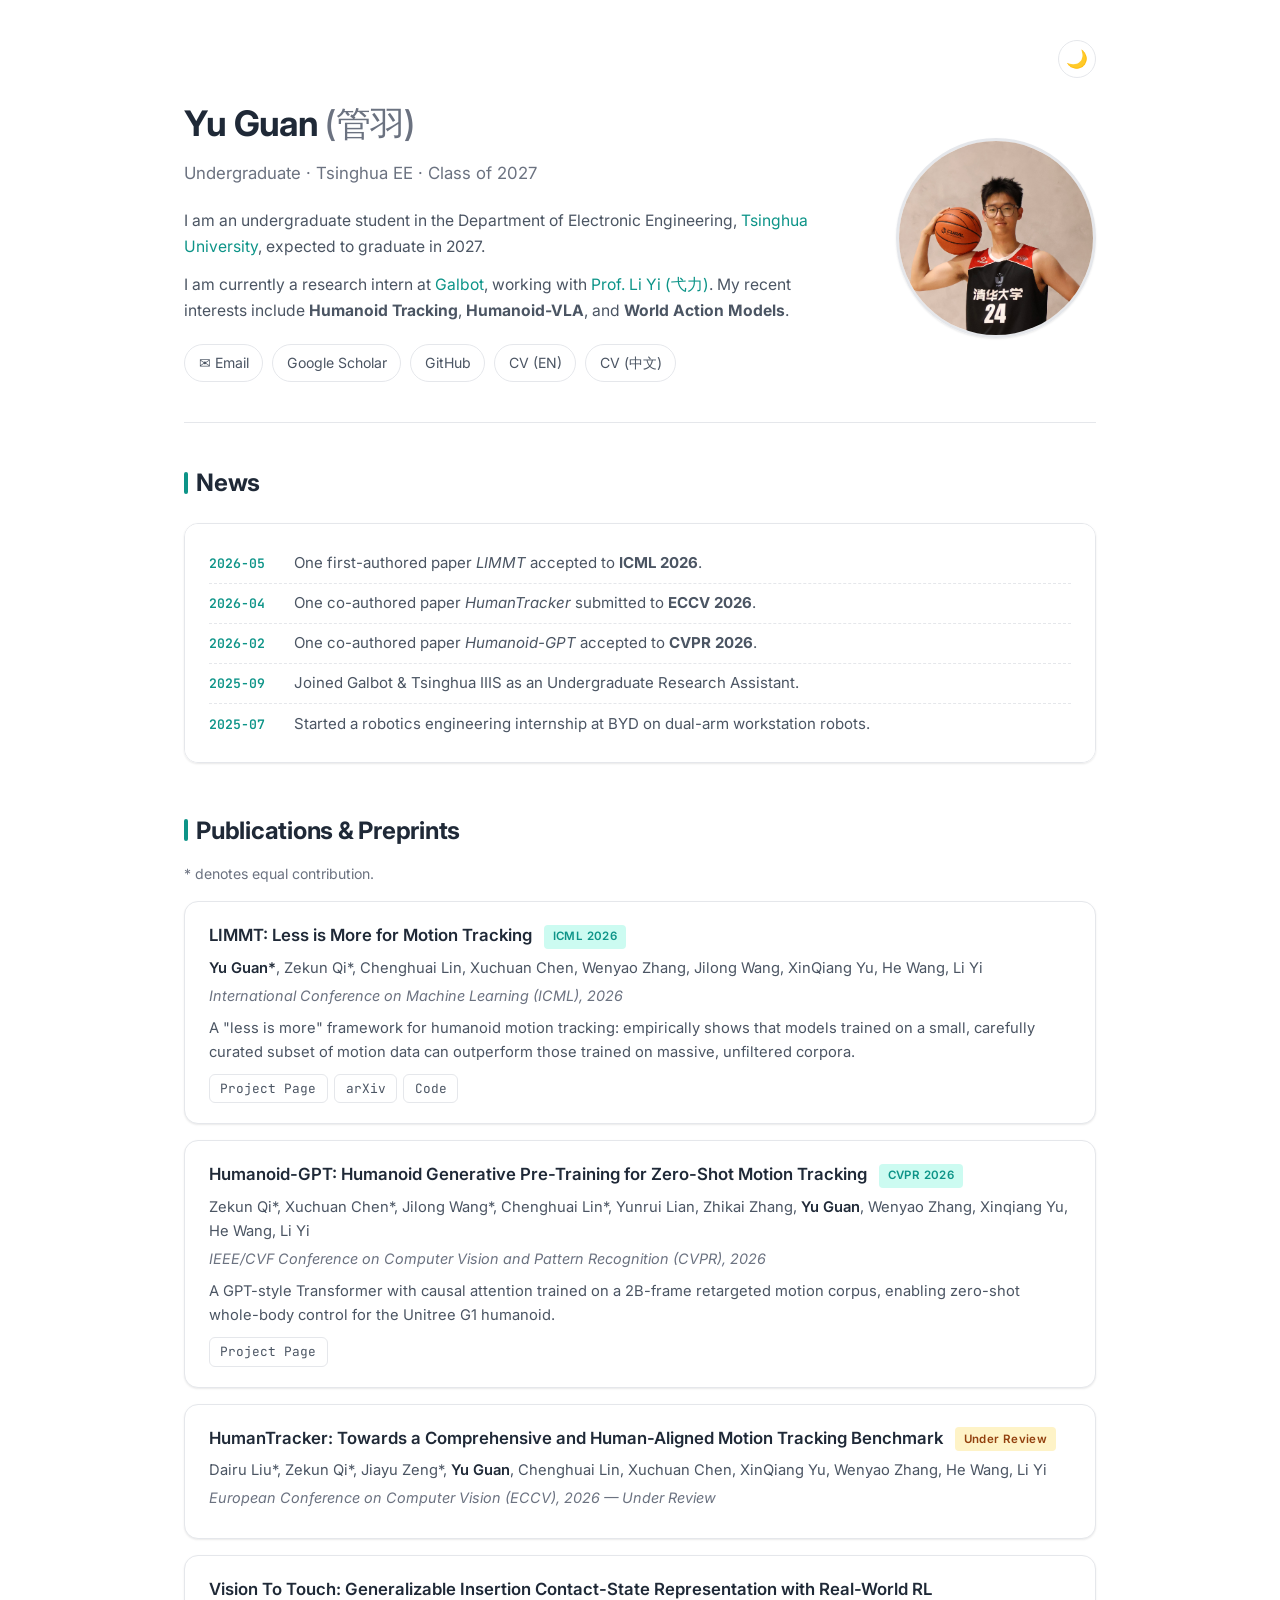
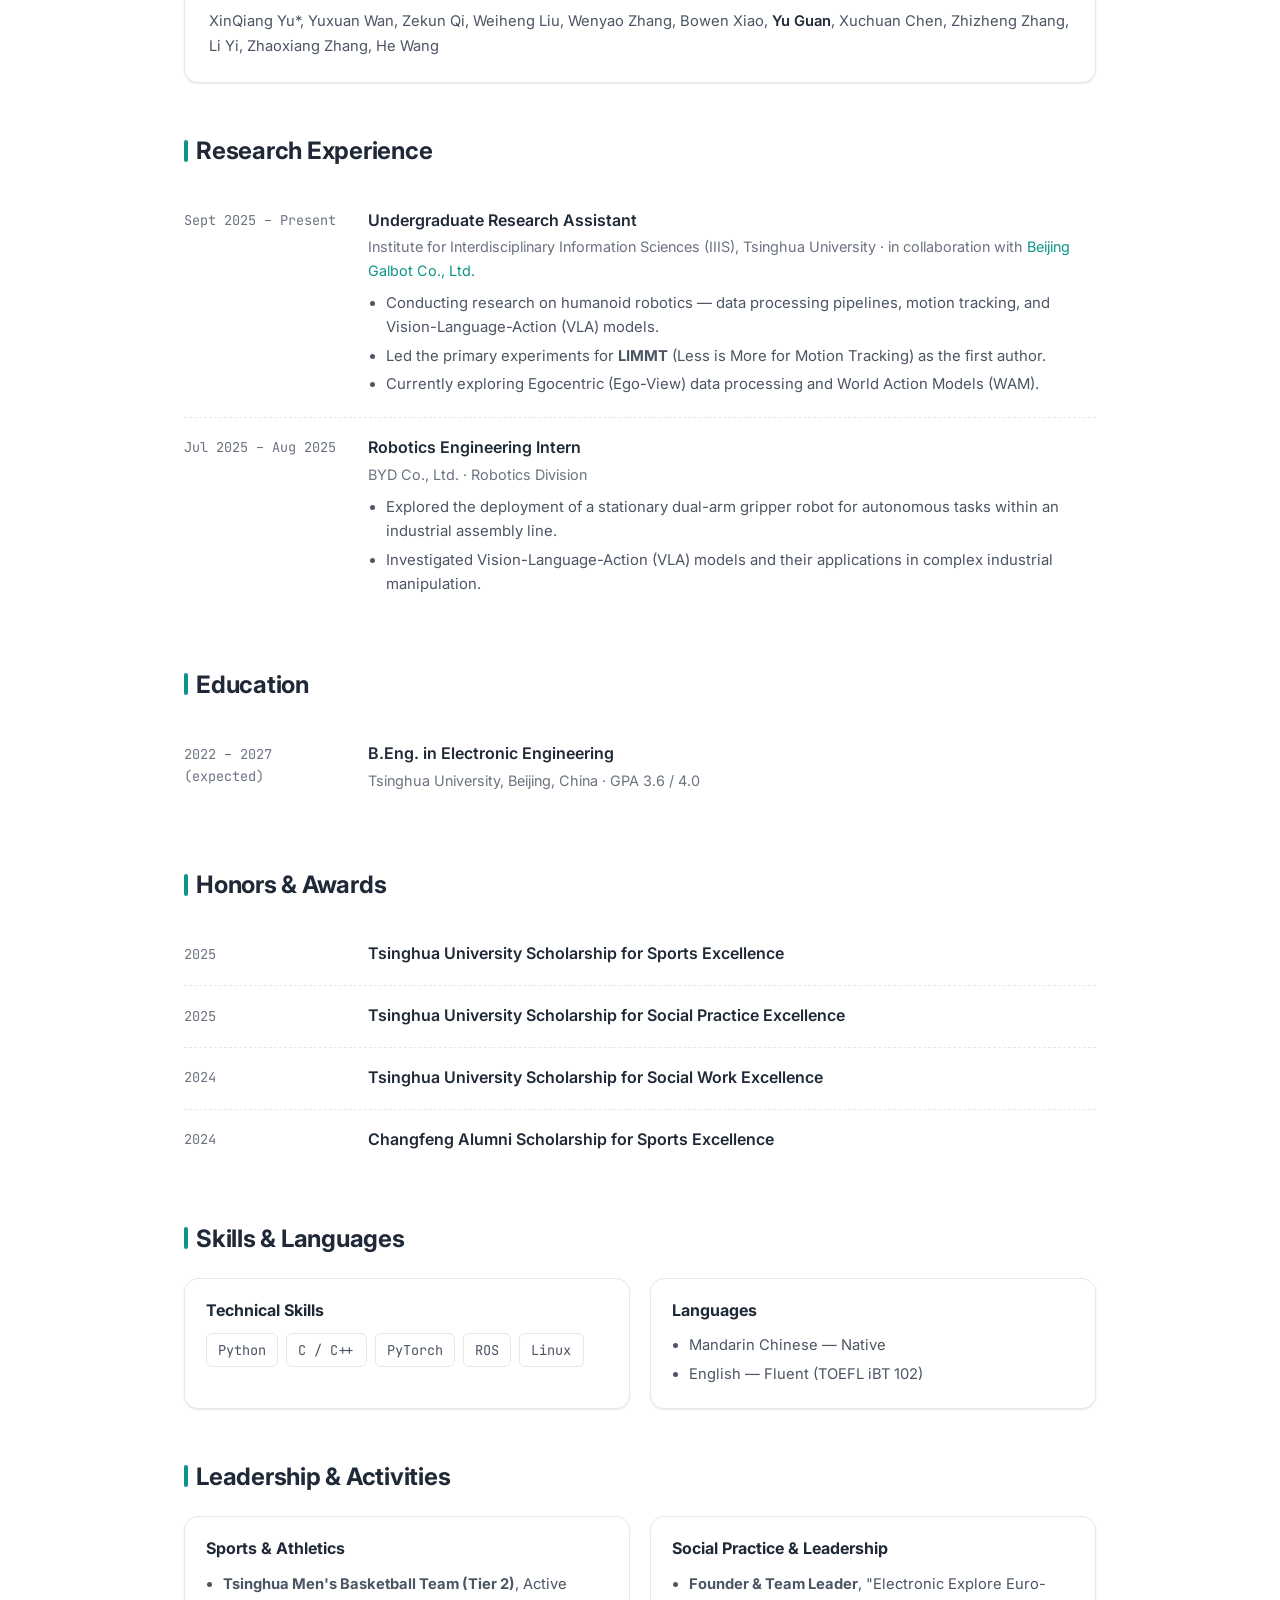
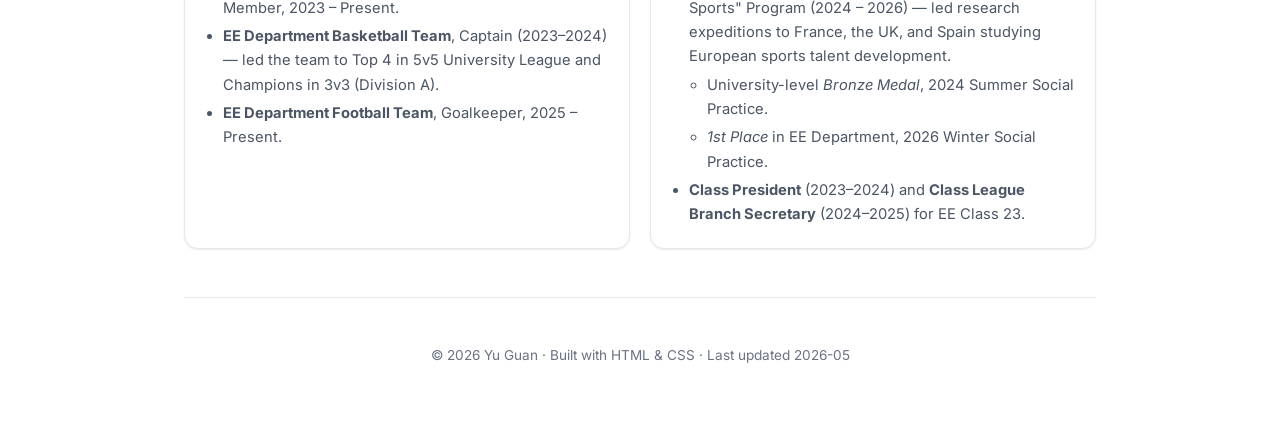
<file: index.html>
<!DOCTYPE html>
<html lang="en">
<head>
  <meta charset="UTF-8">
  <meta name="viewport" content="width=device-width, initial-scale=1.0">
  <meta name="description" content="Yu Guan (管羽) — Undergraduate at Tsinghua EE. Research on humanoid motion tracking, Vision-Language-Action models, and World Action Models.">
  <meta name="author" content="Yu Guan">
  <meta name="keywords" content="Yu Guan, 管羽, Tsinghua, Humanoid Robot, Motion Tracking, Embodied AI, VLA, World Action Models, LIMMT, Humanoid-GPT">

  <meta property="og:type" content="profile">
  <meta property="og:title" content="Yu Guan (管羽) | Tsinghua EE">
  <meta property="og:description" content="Undergraduate researcher in humanoid motion tracking, VLA, and World Action Models at Tsinghua University.">
  <meta property="og:image" content="https://giraffeguan.github.io/assets/avatar.jpg">
  <meta property="og:url" content="https://giraffeguan.github.io/">
  <meta property="og:locale" content="en_US">

  <meta name="twitter:card" content="summary">
  <meta name="twitter:title" content="Yu Guan (管羽) | Tsinghua EE">
  <meta name="twitter:description" content="Undergraduate researcher in humanoid motion tracking, VLA, and World Action Models at Tsinghua University.">
  <meta name="twitter:image" content="https://giraffeguan.github.io/assets/avatar.jpg">

  <link rel="canonical" href="https://giraffeguan.github.io/">

  <title>Yu Guan (管羽) | Tsinghua EE — Humanoid Robotics &amp; VLA</title>

  <link rel="icon" href="data:image/svg+xml,<svg xmlns=%22http://www.w3.org/2000/svg%22 viewBox=%220 0 100 100%22><text y=%22.9em%22 font-size=%2290%22>🦒</text></svg>">

  <script type="application/ld+json">
  {
    "@context": "https://schema.org",
    "@type": "Person",
    "name": "Yu Guan",
    "alternateName": ["管羽", "Guan Yu"],
    "url": "https://giraffeguan.github.io/",
    "image": "https://giraffeguan.github.io/assets/avatar.jpg",
    "jobTitle": "Undergraduate Research Assistant",
    "description": "Undergraduate researcher at Tsinghua University, focusing on humanoid motion tracking, Vision-Language-Action (VLA) models, and World Action Models.",
    "email": "mailto:rainguan467@gmail.com",
    "alumniOf": {
      "@type": "CollegeOrUniversity",
      "name": "Tsinghua University",
      "sameAs": "https://www.tsinghua.edu.cn/en/"
    },
    "affiliation": [
      {
        "@type": "CollegeOrUniversity",
        "name": "Tsinghua University, Department of Electronic Engineering"
      },
      {
        "@type": "Organization",
        "name": "Beijing Galbot Co., Ltd.",
        "url": "https://www.galbot.com/"
      }
    ],
    "knowsAbout": [
      "Humanoid Robotics",
      "Motion Tracking",
      "Vision-Language-Action Models",
      "World Action Models",
      "Embodied AI",
      "Reinforcement Learning"
    ],
    "sameAs": [
      "https://github.com/GiraffeGuan"
    ]
  }
  </script>

  <link rel="preconnect" href="https://fonts.googleapis.com">
  <link rel="preconnect" href="https://fonts.gstatic.com" crossorigin>
  <link href="https://fonts.googleapis.com/css2?family=Inter:wght@400;500;600;700&family=JetBrains+Mono:wght@400;500&display=swap" rel="stylesheet">

  <style>
    :root {
      --bg: #ffffff;
      --bg-elev: #fafafa;
      --bg-card: #ffffff;
      --border: #e5e7eb;
      --text: #1f2937;
      --text-soft: #4b5563;
      --text-mute: #6b7280;
      --accent: #0d9488;
      --accent-soft: #ccfbf1;
      --shadow: 0 1px 3px rgba(0,0,0,.04), 0 1px 2px rgba(0,0,0,.06);
      --shadow-hover: 0 10px 25px rgba(0,0,0,.08), 0 4px 10px rgba(0,0,0,.04);
      --radius: 14px;
    }

    [data-theme="dark"] {
      --bg: #0b1116;
      --bg-elev: #111820;
      --bg-card: #131c25;
      --border: #1f2a36;
      --text: #e5e7eb;
      --text-soft: #cbd5e1;
      --text-mute: #94a3b8;
      --accent: #2dd4bf;
      --accent-soft: #134e4a;
      --shadow: 0 1px 3px rgba(0,0,0,.4), 0 1px 2px rgba(0,0,0,.3);
      --shadow-hover: 0 10px 25px rgba(0,0,0,.5), 0 4px 10px rgba(0,0,0,.3);
    }

    * { box-sizing: border-box; }

    html { scroll-behavior: smooth; }

    body {
      font-family: 'Inter', -apple-system, BlinkMacSystemFont, 'Segoe UI', Roboto, 'Helvetica Neue', Arial, sans-serif;
      background: var(--bg);
      color: var(--text);
      line-height: 1.65;
      margin: 0;
      padding: 0;
      -webkit-font-smoothing: antialiased;
      transition: background-color .3s ease, color .3s ease;
    }

    .container {
      max-width: 960px;
      margin: 0 auto;
      padding: 2.5rem 1.5rem 4rem;
    }

    a {
      color: var(--accent);
      text-decoration: none;
      transition: opacity .15s ease;
    }
    a:hover { opacity: .75; text-decoration: underline; }

    /* ==== Top bar ==== */
    .topbar {
      display: flex;
      justify-content: flex-end;
      align-items: center;
      gap: .75rem;
      margin-bottom: 1rem;
    }
    .theme-toggle {
      background: var(--bg-card);
      border: 1px solid var(--border);
      color: var(--text-soft);
      width: 38px; height: 38px;
      border-radius: 50%;
      cursor: pointer;
      font-size: 1.1rem;
      display: inline-flex; align-items: center; justify-content: center;
      transition: all .2s ease;
    }
    .theme-toggle:hover {
      color: var(--accent);
      border-color: var(--accent);
      transform: rotate(15deg);
    }

    /* ==== Header ==== */
    .header {
      display: grid;
      grid-template-columns: 1fr 200px;
      gap: 2.5rem;
      align-items: center;
      padding-bottom: 2.5rem;
      border-bottom: 1px solid var(--border);
      margin-bottom: 2.5rem;
    }
    .bio h1 {
      font-size: 2.2rem;
      font-weight: 700;
      margin: 0 0 .5rem;
      letter-spacing: -.02em;
    }
    .bio .subtitle {
      color: var(--text-mute);
      font-size: 1.05rem;
      margin-bottom: 1.25rem;
    }
    .bio p {
      color: var(--text-soft);
      margin: .8rem 0;
      font-size: .98rem;
    }
    .links {
      display: flex;
      flex-wrap: wrap;
      gap: .55rem;
      margin-top: 1.25rem;
    }
    .links a {
      display: inline-flex;
      align-items: center;
      gap: .35rem;
      padding: .4rem .85rem;
      border: 1px solid var(--border);
      border-radius: 999px;
      font-size: .88rem;
      color: var(--text-soft);
      background: var(--bg-card);
      transition: all .2s ease;
    }
    .links a:hover {
      color: var(--accent);
      border-color: var(--accent);
      text-decoration: none;
      transform: translateY(-1px);
    }

    .avatar {
      width: 200px;
      height: 200px;
      border-radius: 50%;
      object-fit: cover;
      object-position: center center;
      display: block;
      box-shadow: var(--shadow);
      border: 3px solid var(--border);
    }

    /* ==== Sections ==== */
    section { margin-bottom: 3rem; }

    h2 {
      font-size: 1.5rem;
      font-weight: 700;
      margin: 0 0 1.25rem;
      letter-spacing: -.01em;
      display: flex; align-items: center; gap: .5rem;
    }
    h2::before {
      content: "";
      width: 4px; height: 22px;
      background: var(--accent);
      border-radius: 2px;
    }

    /* ==== News ==== */
    .news {
      background: var(--bg-card);
      border: 1px solid var(--border);
      border-radius: var(--radius);
      padding: 1.25rem 1.5rem;
      max-height: 240px;
      overflow-y: auto;
      box-shadow: var(--shadow);
    }
    .news ul { list-style: none; padding: 0; margin: 0; }
    .news li {
      padding: .45rem 0;
      border-bottom: 1px dashed var(--border);
      font-size: .94rem;
      color: var(--text-soft);
    }
    .news li:last-child { border-bottom: none; }
    .news .date {
      display: inline-block;
      color: var(--accent);
      font-family: 'JetBrains Mono', monospace;
      font-size: .82rem;
      font-weight: 600;
      margin-right: .6rem;
      min-width: 75px;
    }

    /* ==== Publications ==== */
    .pub {
      background: var(--bg-card);
      border: 1px solid var(--border);
      border-radius: var(--radius);
      padding: 1.25rem 1.5rem;
      margin-bottom: 1rem;
      box-shadow: var(--shadow);
      transition: box-shadow .25s ease, transform .25s ease, border-color .25s ease;
    }
    .pub:hover {
      box-shadow: var(--shadow-hover);
      transform: translateY(-2px);
      border-color: var(--accent);
    }
    .pub-title {
      font-size: 1.05rem;
      font-weight: 600;
      color: var(--text);
      margin-bottom: .35rem;
    }
    .pub-authors {
      color: var(--text-soft);
      font-size: .92rem;
      margin-bottom: .25rem;
    }
    .pub-authors .me { color: var(--text); font-weight: 600; }
    .pub-venue {
      font-style: italic;
      color: var(--text-mute);
      font-size: .9rem;
      margin-bottom: .5rem;
    }
    .pub-tldr {
      color: var(--text-soft);
      font-size: .92rem;
      margin: .35rem 0 .6rem;
    }
    .pub-links { display: flex; flex-wrap: wrap; gap: .4rem; }
    .pub-links a {
      font-size: .8rem;
      padding: .2rem .65rem;
      border: 1px solid var(--border);
      border-radius: 6px;
      color: var(--text-soft);
      font-family: 'JetBrains Mono', monospace;
    }
    .pub-links a:hover {
      background: var(--accent);
      color: #fff;
      border-color: var(--accent);
      text-decoration: none;
    }
    .badge {
      display: inline-block;
      font-size: .72rem;
      font-weight: 600;
      padding: .15rem .55rem;
      border-radius: 4px;
      background: var(--accent-soft);
      color: var(--accent);
      margin-left: .5rem;
      vertical-align: middle;
      letter-spacing: .03em;
    }

    /* ==== Experience / Awards / Activities ==== */
    .item {
      display: grid;
      grid-template-columns: 160px 1fr;
      gap: 1.5rem;
      padding: 1rem 0;
      border-bottom: 1px dashed var(--border);
    }
    .item:last-child { border-bottom: none; }
    .item .when {
      font-family: 'JetBrains Mono', monospace;
      font-size: .85rem;
      color: var(--text-mute);
      padding-top: .15rem;
    }
    .item .what .role {
      font-weight: 600;
      color: var(--text);
      font-size: 1rem;
      margin-bottom: .15rem;
    }
    .item .what .org {
      color: var(--text-mute);
      font-size: .9rem;
      margin-bottom: .5rem;
    }
    .item .what ul {
      margin: .4rem 0 0;
      padding-left: 1.1rem;
      color: var(--text-soft);
      font-size: .93rem;
    }
    .item .what ul li { margin-bottom: .25rem; }

    /* ==== Skills tags ==== */
    .tags { display: flex; flex-wrap: wrap; gap: .5rem; }
    .tag {
      display: inline-block;
      padding: .3rem .7rem;
      background: var(--bg-card);
      border: 1px solid var(--border);
      border-radius: 6px;
      font-size: .85rem;
      color: var(--text-soft);
      font-family: 'JetBrains Mono', monospace;
    }

    .two-col {
      display: grid;
      grid-template-columns: 1fr 1fr;
      gap: 1.25rem;
    }
    .panel {
      background: var(--bg-card);
      border: 1px solid var(--border);
      border-radius: var(--radius);
      padding: 1.1rem 1.3rem;
      box-shadow: var(--shadow);
    }
    .panel h3 {
      margin: 0 0 .65rem;
      font-size: 1rem;
      color: var(--text);
    }
    .panel ul { margin: 0; padding-left: 1.1rem; color: var(--text-soft); font-size: .92rem; }
    .panel ul li { margin-bottom: .25rem; }

    /* ==== Footer ==== */
    footer {
      text-align: center;
      color: var(--text-mute);
      font-size: .85rem;
      padding-top: 2rem;
      border-top: 1px solid var(--border);
    }

    /* ==== Responsive ==== */
    @media (max-width: 720px) {
      .container { padding: 1.5rem 1rem 3rem; }
      .header {
        grid-template-columns: 1fr;
        gap: 1.5rem;
        text-align: center;
      }
      .avatar { width: 140px; height: 140px; margin: 0 auto; order: -1; }
      .links { justify-content: center; }
      .item { grid-template-columns: 1fr; gap: .35rem; }
      .item .when { font-size: .8rem; }
      .two-col { grid-template-columns: 1fr; }
      .bio h1 { font-size: 1.8rem; }
    }
  </style>
</head>
<body>
  <div class="container">

    <div class="topbar">
      <button class="theme-toggle" id="themeToggle" aria-label="Toggle dark mode" title="Toggle dark mode">🌙</button>
    </div>

    <!-- ============== HEADER ============== -->
    <header class="header">
      <div class="bio">
        <h1>Yu Guan <span style="color:var(--text-mute); font-weight:500;">(管羽)</span></h1>
        <div class="subtitle">Undergraduate · Tsinghua EE · Class of 2027</div>

        <p>
          I am an undergraduate student in the Department of Electronic Engineering,
          <a href="https://www.tsinghua.edu.cn/en/" target="_blank" rel="noopener">Tsinghua University</a>,
          expected to graduate in 2027.
        </p>
        <p>
          I am currently a research intern at <a href="https://www.galbot.com/" target="_blank" rel="noopener">Galbot</a>,
          working with <a href="https://ericyi.github.io/" target="_blank" rel="noopener">Prof. Li Yi (弋力)</a>.
          My recent interests include <strong>Humanoid Tracking</strong>,
          <strong>Humanoid-VLA</strong>, and <strong>World Action Models</strong>.
        </p>

        <div class="links">
          <a href="mailto:rainguan467@gmail.com">✉ Email</a>
          <a href="#" target="_blank" rel="noopener">Google Scholar</a>
          <a href="https://github.com/GiraffeGuan" target="_blank" rel="noopener">GitHub</a>
          <a href="assets/Yu_Guan_CV.pdf" target="_blank" rel="noopener">CV (EN)</a>
          <a href="assets/管羽_CV.pdf" target="_blank" rel="noopener">CV (中文)</a>
        </div>
      </div>

      <img class="avatar" src="assets/avatar.jpg" alt="Yu Guan (管羽)" width="200" height="200" loading="eager" decoding="async">
    </header>

    <!-- ============== NEWS ============== -->
    <section id="news">
      <h2>News</h2>
      <div class="news">
        <ul>
          <li><span class="date">2026-05</span>One first-authored paper <em>LIMMT</em> accepted to <strong>ICML 2026</strong>.</li>
          <li><span class="date">2026-04</span>One co-authored paper <em>HumanTracker</em> submitted to <strong>ECCV 2026</strong>.</li>
          <li><span class="date">2026-02</span>One co-authored paper <em>Humanoid-GPT</em> accepted to <strong>CVPR 2026</strong>.</li>
          <li><span class="date">2025-09</span>Joined Galbot &amp; Tsinghua IIIS as an Undergraduate Research Assistant.</li>
          <li><span class="date">2025-07</span>Started a robotics engineering internship at BYD on dual-arm workstation robots.</li>
        </ul>
      </div>
    </section>

    <!-- ============== PUBLICATIONS ============== -->
    <section id="publications">
      <h2>Publications &amp; Preprints</h2>
      <p style="color:var(--text-mute); font-size:.88rem; margin:-.5rem 0 1rem;">* denotes equal contribution.</p>

      <div class="pub">
        <div class="pub-title">
          LIMMT: Less is More for Motion Tracking
          <span class="badge">ICML 2026</span>
        </div>
        <div class="pub-authors">
          <span class="me">Yu Guan*</span>, Zekun Qi*, Chenghuai Lin, Xuchuan Chen, Wenyao Zhang,
          Jilong Wang, XinQiang Yu, He Wang, Li Yi
        </div>
        <div class="pub-venue">International Conference on Machine Learning (ICML), 2026</div>
        <div class="pub-tldr">
          A "less is more" framework for humanoid motion tracking: empirically shows that models trained
          on a small, carefully curated subset of motion data can outperform those trained on massive,
          unfiltered corpora.
        </div>
        <div class="pub-links">
          <a href="https://giraffeguan.github.io/limmt/" target="_blank" rel="noopener">Project Page</a>
          <a href="https://arxiv.org/abs/2606.06953" target="_blank" rel="noopener">arXiv</a>
          <a href="https://github.com/GalaxyGeneralRobotics/Humanoid-GPT/blob/main/projects/LIMMT.md" target="_blank" rel="noopener">Code</a>
        </div>
      </div>

      <div class="pub">
        <div class="pub-title">
          Humanoid-GPT: Humanoid Generative Pre-Training for Zero-Shot Motion Tracking
          <span class="badge">CVPR 2026</span>
        </div>
        <div class="pub-authors">
          Zekun Qi*, Xuchuan Chen*, Jilong Wang*, Chenghuai Lin*, Yunrui Lian, Zhikai Zhang,
          <span class="me">Yu Guan</span>, Wenyao Zhang, Xinqiang Yu, He Wang, Li Yi
        </div>
        <div class="pub-venue">IEEE/CVF Conference on Computer Vision and Pattern Recognition (CVPR), 2026</div>
        <div class="pub-tldr">
          A GPT-style Transformer with causal attention trained on a 2B-frame retargeted motion corpus,
          enabling zero-shot whole-body control for the Unitree G1 humanoid.
        </div>
        <div class="pub-links">
          <a href="https://qizekun.github.io/humanoid-gpt/" target="_blank" rel="noopener">Project Page</a>
        </div>
      </div>

      <div class="pub">
        <div class="pub-title">
          HumanTracker: Towards a Comprehensive and Human-Aligned Motion Tracking Benchmark
          <span class="badge" style="background:#fef3c7; color:#92400e;">Under Review</span>
        </div>
        <div class="pub-authors">
          Dairu Liu*, Zekun Qi*, Jiayu Zeng*, <span class="me">Yu Guan</span>, Chenghuai Lin,
          Xuchuan Chen, XinQiang Yu, Wenyao Zhang, He Wang, Li Yi
        </div>
        <div class="pub-venue">European Conference on Computer Vision (ECCV), 2026 — Under Review</div>
      </div>

      <div class="pub">
        <div class="pub-title">
          Vision To Touch: Generalizable Insertion Contact-State Representation with Real-World RL
        </div>
        <div class="pub-authors">
          XinQiang Yu*, Yuxuan Wan, Zekun Qi, Weiheng Liu, Wenyao Zhang, Bowen Xiao,
          <span class="me">Yu Guan</span>, Xuchuan Chen, Zhizheng Zhang, Li Yi, Zhaoxiang Zhang, He Wang
        </div>
      </div>
    </section>

    <!-- ============== EXPERIENCE ============== -->
    <section id="experience">
      <h2>Research Experience</h2>

      <div class="item">
        <div class="when">Sept 2025 – Present</div>
        <div class="what">
          <div class="role">Undergraduate Research Assistant</div>
          <div class="org">Institute for Interdisciplinary Information Sciences (IIIS), Tsinghua University · in collaboration with <a href="https://www.galbot.com/" target="_blank" rel="noopener">Beijing Galbot Co., Ltd.</a></div>
          <ul>
            <li>Conducting research on humanoid robotics — data processing pipelines, motion tracking, and Vision-Language-Action (VLA) models.</li>
            <li>Led the primary experiments for <strong>LIMMT</strong> (Less is More for Motion Tracking) as the first author.</li>
            <li>Currently exploring Egocentric (Ego-View) data processing and World Action Models (WAM).</li>
          </ul>
        </div>
      </div>

      <div class="item">
        <div class="when">Jul 2025 – Aug 2025</div>
        <div class="what">
          <div class="role">Robotics Engineering Intern</div>
          <div class="org">BYD Co., Ltd. · Robotics Division</div>
          <ul>
            <li>Explored the deployment of a stationary dual-arm gripper robot for autonomous tasks within an industrial assembly line.</li>
            <li>Investigated Vision-Language-Action (VLA) models and their applications in complex industrial manipulation.</li>
          </ul>
        </div>
      </div>
    </section>

    <!-- ============== EDUCATION ============== -->
    <section id="education">
      <h2>Education</h2>
      <div class="item">
        <div class="when">2022 – 2027 (expected)</div>
        <div class="what">
          <div class="role">B.Eng. in Electronic Engineering</div>
          <div class="org">Tsinghua University, Beijing, China · GPA 3.6 / 4.0</div>
        </div>
      </div>
    </section>

    <!-- ============== HONORS ============== -->
    <section id="honors">
      <h2>Honors &amp; Awards</h2>
      <div class="item">
        <div class="when">2025</div>
        <div class="what"><div class="role">Tsinghua University Scholarship for Sports Excellence</div></div>
      </div>
      <div class="item">
        <div class="when">2025</div>
        <div class="what"><div class="role">Tsinghua University Scholarship for Social Practice Excellence</div></div>
      </div>
      <div class="item">
        <div class="when">2024</div>
        <div class="what"><div class="role">Tsinghua University Scholarship for Social Work Excellence</div></div>
      </div>
      <div class="item">
        <div class="when">2024</div>
        <div class="what"><div class="role">Changfeng Alumni Scholarship for Sports Excellence</div></div>
      </div>
    </section>

    <!-- ============== SKILLS & LANGUAGES ============== -->
    <section id="skills">
      <h2>Skills &amp; Languages</h2>
      <div class="two-col">
        <div class="panel">
          <h3>Technical Skills</h3>
          <div class="tags">
            <span class="tag">Python</span>
            <span class="tag">C / C++</span>
            <span class="tag">PyTorch</span>
            <span class="tag">ROS</span>
            <span class="tag">Linux</span>
          </div>
        </div>
        <div class="panel">
          <h3>Languages</h3>
          <ul>
            <li>Mandarin Chinese — Native</li>
            <li>English — Fluent (TOEFL iBT 102)</li>
          </ul>
        </div>
      </div>
    </section>

    <!-- ============== ACTIVITIES ============== -->
    <section id="activities">
      <h2>Leadership &amp; Activities</h2>

      <div class="two-col">
        <div class="panel">
          <h3>Sports &amp; Athletics</h3>
          <ul>
            <li><strong>Tsinghua Men's Basketball Team (Tier 2)</strong>, Active Member, 2023 – Present.</li>
            <li><strong>EE Department Basketball Team</strong>, Captain (2023–2024) — led the team to Top 4 in 5v5 University League and Champions in 3v3 (Division A).</li>
            <li><strong>EE Department Football Team</strong>, Goalkeeper, 2025 – Present.</li>
          </ul>
        </div>

        <div class="panel">
          <h3>Social Practice &amp; Leadership</h3>
          <ul>
            <li><strong>Founder &amp; Team Leader</strong>, "Electronic Explore Euro-Sports" Program (2024 – 2026) — led research expeditions to France, the UK, and Spain studying European sports talent development.
              <ul style="margin-top:.25rem;">
                <li>University-level <em>Bronze Medal</em>, 2024 Summer Social Practice.</li>
                <li><em>1st Place</em> in EE Department, 2026 Winter Social Practice.</li>
              </ul>
            </li>
            <li><strong>Class President</strong> (2023–2024) and <strong>Class League Branch Secretary</strong> (2024–2025) for EE Class 23.</li>
          </ul>
        </div>
      </div>
    </section>

    <footer>
      <p>&copy; <span id="year"></span> Yu Guan · Built with HTML &amp; CSS · Last updated <span id="updated"></span></p>
    </footer>
  </div>

  <script>
    (function () {
      const root = document.documentElement;
      const btn = document.getElementById('themeToggle');
      const stored = localStorage.getItem('theme');
      const prefersDark = window.matchMedia('(prefers-color-scheme: dark)').matches;
      const initial = stored || (prefersDark ? 'dark' : 'light');
      root.setAttribute('data-theme', initial);
      btn.textContent = initial === 'dark' ? '☀' : '🌙';

      btn.addEventListener('click', () => {
        const next = root.getAttribute('data-theme') === 'dark' ? 'light' : 'dark';
        root.setAttribute('data-theme', next);
        localStorage.setItem('theme', next);
        btn.textContent = next === 'dark' ? '☀' : '🌙';
      });

      document.getElementById('year').textContent = new Date().getFullYear();
      document.getElementById('updated').textContent = '2026-05';
    })();
  </script>
</body>
</html>
</file>
